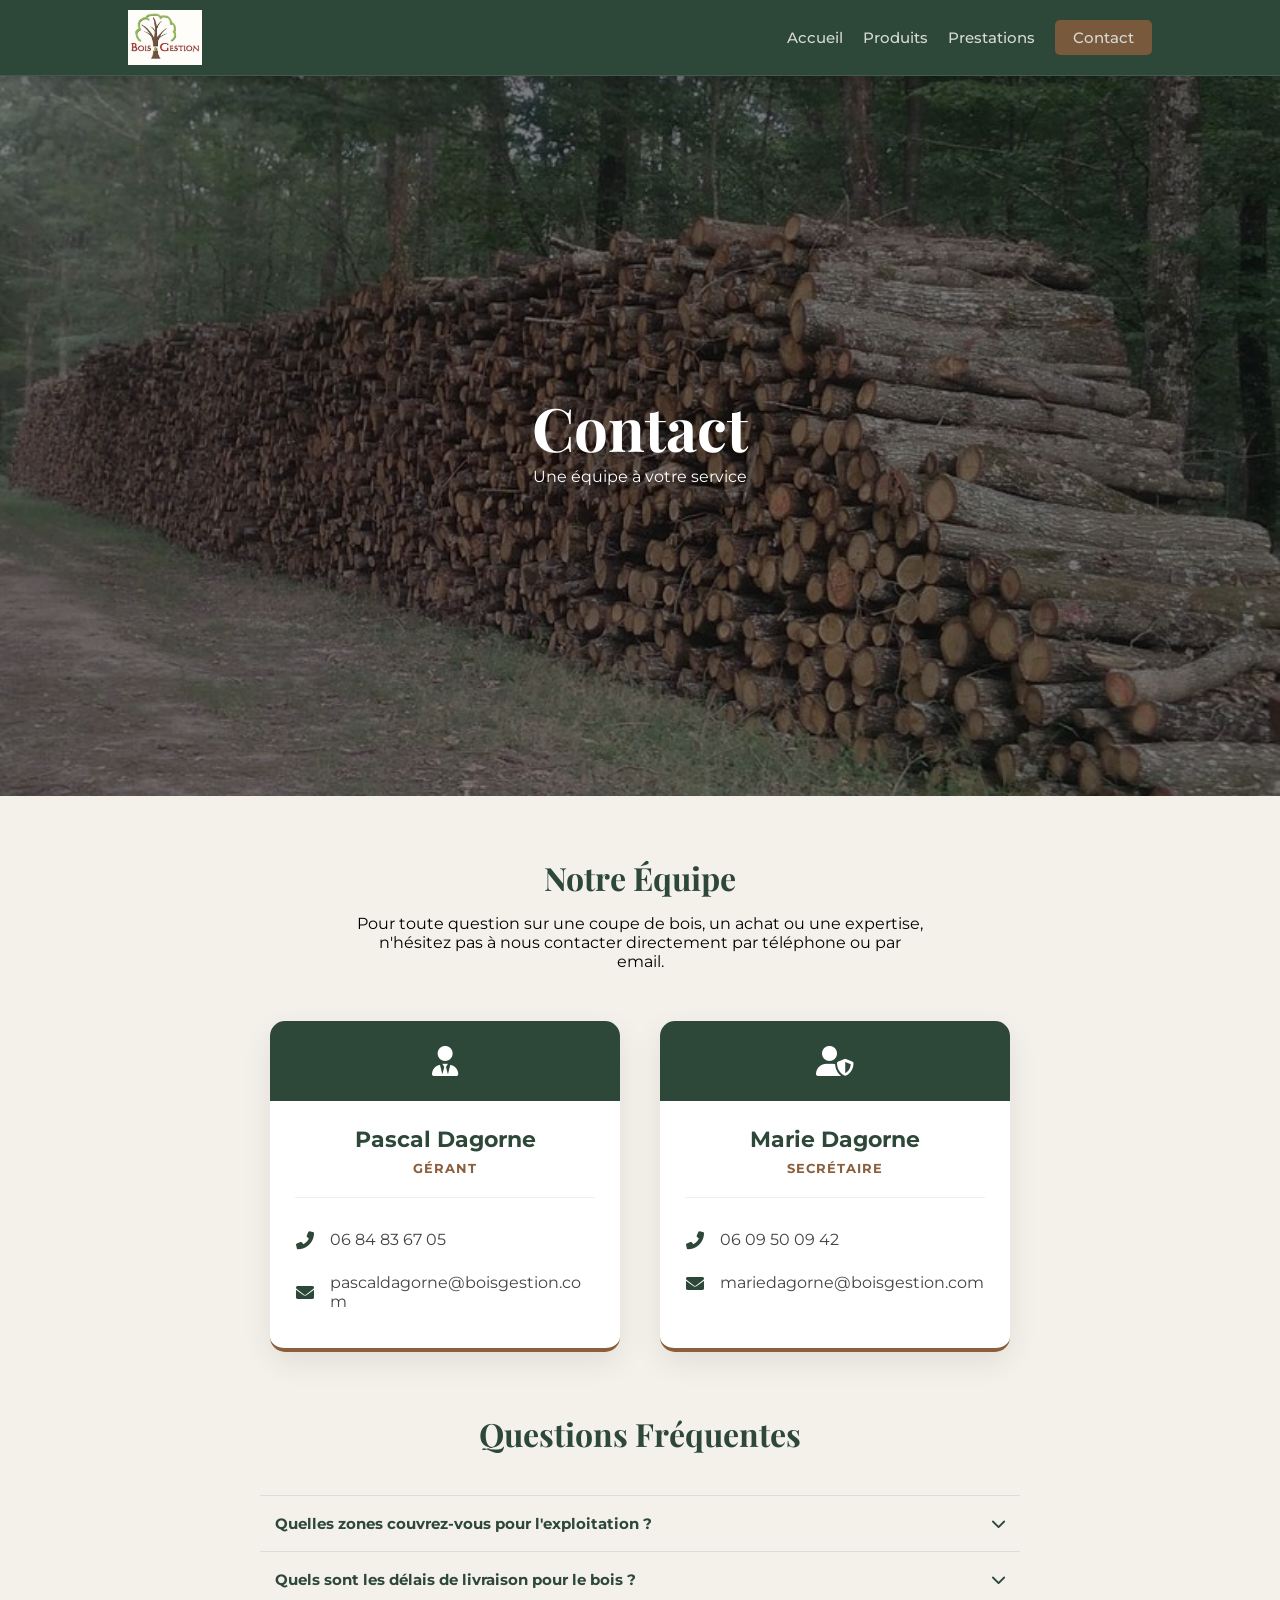
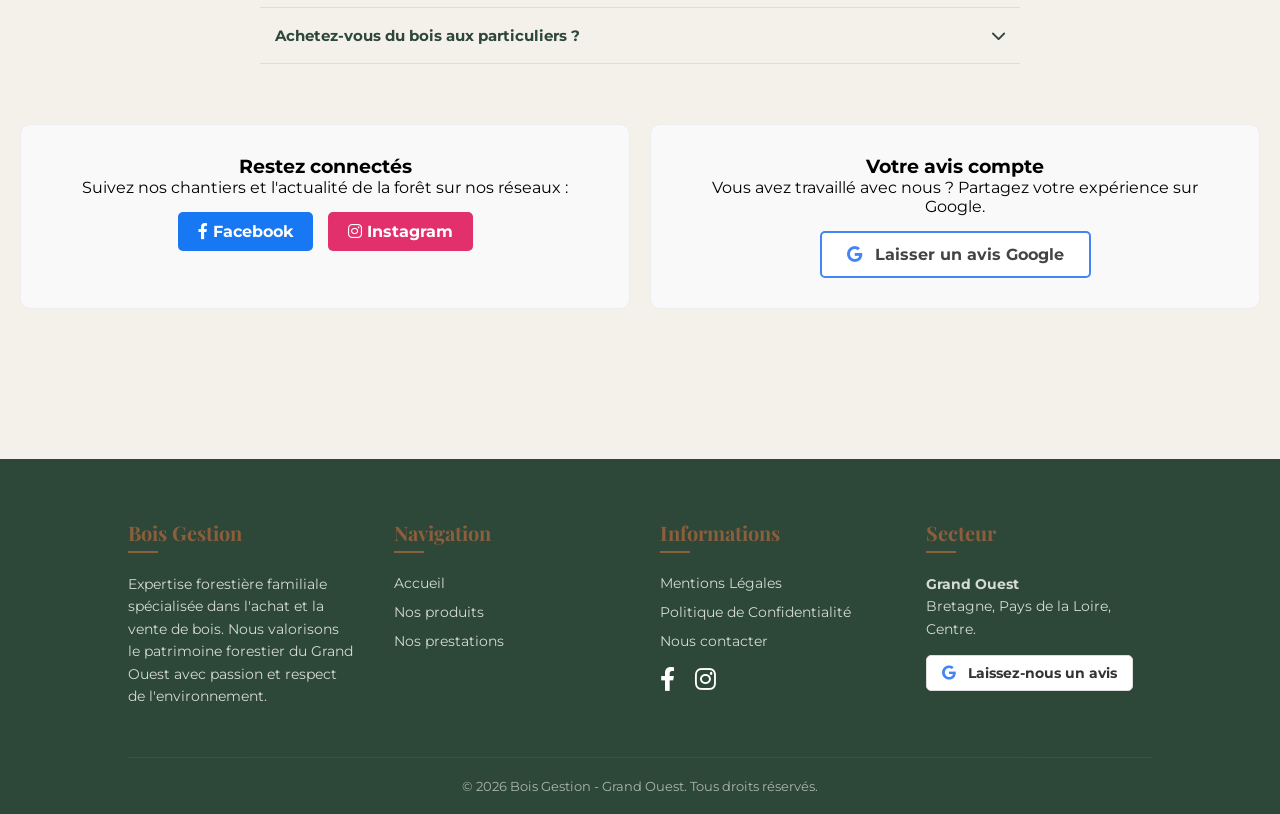
<file: contact.html>
<!DOCTYPE html>
<html lang="fr">

<head>
    <meta charset="UTF-8">
    <meta name="viewport" content="width=device-width, initial-scale=1.0">
    <title>Contact | Bois Gestion</title>
    <meta name="description"
        content="Contactez directement les experts de Bois Gestion pour vos projets forestiers dans le Grand Ouest.">

    <link rel="stylesheet" href="assets/css/global.css">
    <link rel="stylesheet" href="assets/css/contact.css">

    <link rel="stylesheet" href="https://cdnjs.cloudflare.com/ajax/libs/font-awesome/6.0.0/css/all.min.css">
    <link
        href="https://fonts.googleapis.com/css2?family=Montserrat:wght@400;700&family=Playfair+Display:wght@700&display=swap"
        rel="stylesheet">
    <link rel="icon" type="image/x-icon" href="assets/images/favicon.ico">
</head>

<body>

    <div id="header-placeholder"></div>

    <header>
        <h1>Contact</h1>
        <p>Une équipe à votre service</p>
    </header>

    <main class="container page-contact">

        <section class="intro-contact">
            <h2>Notre Équipe</h2>
            <p>Pour toute question sur une coupe de bois, un achat ou une expertise, n'hésitez pas à nous contacter
                directement par téléphone ou par email.</p>
        </section>

        <div class="team-wrapper">

            <article class="contact-card">
                <div class="card-header">
                    <i class="fas fa-user-tie"></i>
                </div>
                <div class="card-body">
                    <h3>Pascal Dagorne</h3>
                    <span class="job-title">Gérant</span>
                    <hr>
                    <div class="contact-methods">
                        <a href="tel:0684836705" class="contact-item">
                            <i class="fas fa-phone-alt"></i>
                            <span>06 84 83 67 05</span>
                        </a>
                        <a href="mailto:pascaldagorne@boisgestion.com" class="contact-item">
                            <i class="fas fa-envelope"></i>
                            <span>pascaldagorne@boisgestion.com</span>
                        </a>
                    </div>
                </div>
            </article>

            <article class="contact-card">
                <div class="card-header">
                    <i class="fas fa-user-shield"></i>
                </div>
                <div class="card-body">
                    <h3>Marie Dagorne</h3>
                    <span class="job-title">Secrétaire</span>
                    <hr>
                    <div class="contact-methods">
                        <a href="tel:0609500942" class="contact-item">
                            <i class="fas fa-phone-alt"></i>
                            <span>06 09 50 09 42</span>
                        </a>
                        <a href="mailto:mariedagorne@boisgestion.com" class="contact-item">
                            <i class="fas fa-envelope"></i>
                            <span>mariedagorne@boisgestion.com</span>
                        </a>
                    </div>
                </div>
            </article>

        </div>

        <section class="faq-section">
            <h2 class="faq-title">Questions Fréquentes</h2>

            <div class="faq-container">
                <div class="faq-item">
                    <button class="faq-question">Quelles zones couvrez-vous pour l'exploitation ? <i
                            class="fas fa-chevron-down"></i></button>
                    <div class="faq-answer">
                        <p>Nous intervenons principalement dans le <strong>Grand Ouest</strong> : Bretagne, Pays de
                            la
                            Loire et Centre.</p>
                    </div>
                </div>

                <div class="faq-item">
                    <button class="faq-question">Quels sont les délais de livraison pour le bois ? <i
                            class="fas fa-chevron-down"></i></button>
                    <div class="faq-answer">
                        <p>Les délais varient selon la saison et la météo en forêt. En général, il faut compter
                            entre 2
                            et 4 semaines pour une livraison par camion complet ou demi-camion après validation de
                            la
                            commande.</p>
                    </div>
                </div>

                <div class="faq-item">
                    <button class="faq-question">Achetez-vous du bois aux particuliers ? <i
                            class="fas fa-chevron-down"></i></button>
                    <div class="faq-answer">
                        <p>Oui, nous achetons des lots de bois aux propriétaires privés, qu'il s'agisse de forêts
                            familiales ou de parcelles agricoles, dès lors que le volume permet une exploitation
                            logistique viable.</p>
                    </div>
                </div>
            </div>
        </section>

        <section class="social-reviews-section">
            <div class="social-box">
                <h3>Restez connectés</h3>
                <p>Suivez nos chantiers et l'actualité de la forêt sur nos réseaux :</p>
                <div class="social-links">
                    <a href="https://www.facebook.com/profile.php?id=61576485927185" target="_blank"
                        class="social-item fb">
                        <i class="fab fa-facebook-f"></i> Facebook
                    </a>
                    <a href="https://www.instagram.com/boisgestion.fr/" target="_blank" class="social-item ig">
                        <i class="fab fa-instagram"></i> Instagram
                    </a>
                </div>
            </div>

            <div class="review-box">
                <h3>Votre avis compte</h3>
                <p>Vous avez travaillé avec nous ? Partagez votre expérience sur Google.</p>
                <a href="VOTRE_LIEN_GOOGLE_REVIEWS_ICI" target="_blank" class="btn-google-review">
                    <i class="fab fa-google"></i> Laisser un avis Google
                </a>
            </div>
        </section>

    </main>
    <div id="footer-placeholder"></div>

    <script src="assets/js/includes.js"></script>
    <script src="assets/js/faq.js"></script>
</body>

</html>
</file>
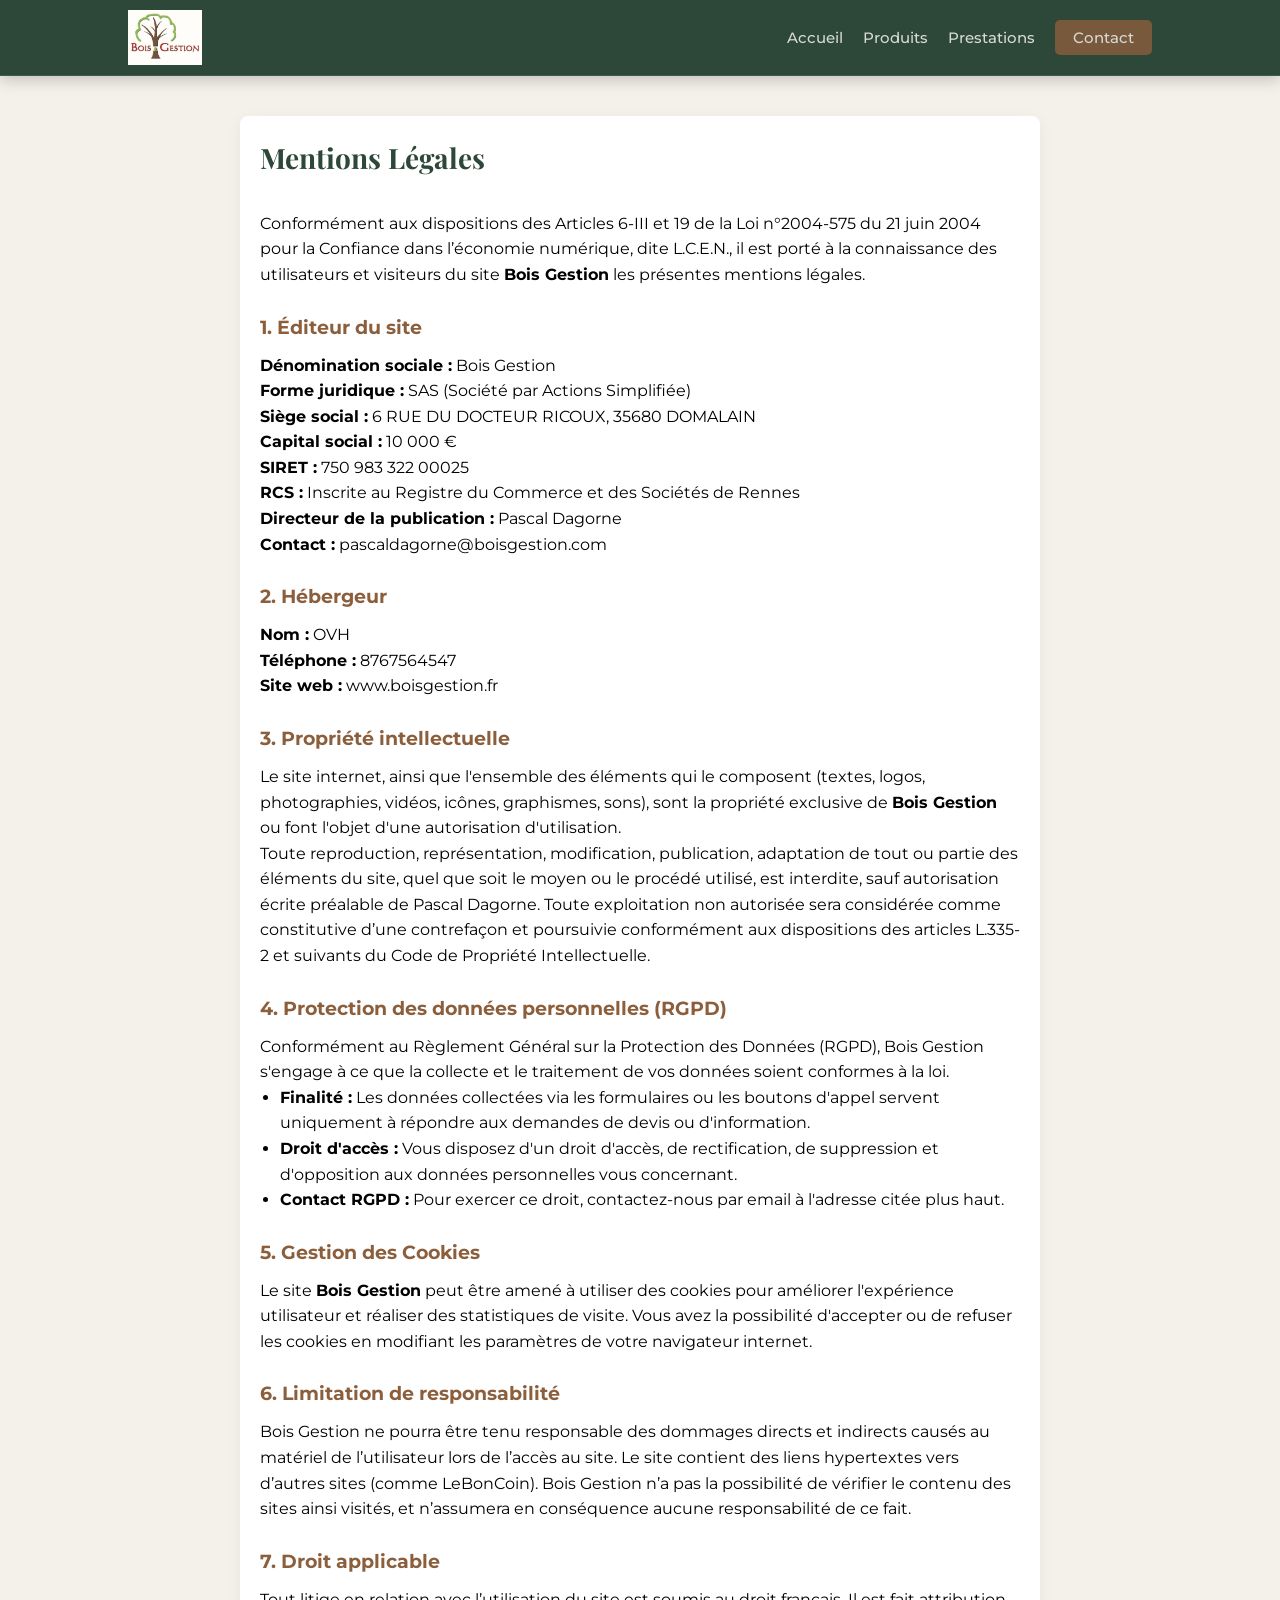
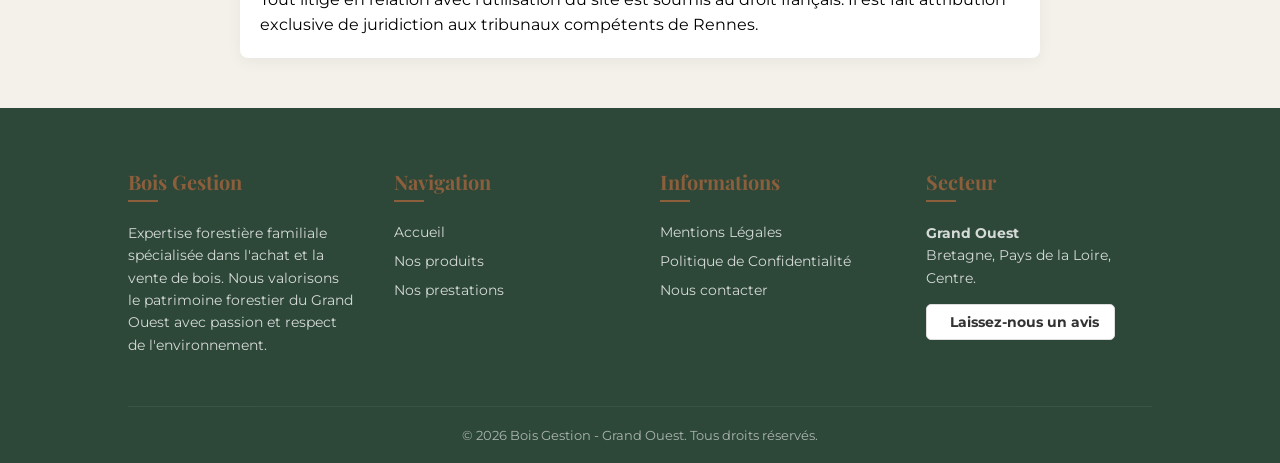
<file: mentions-legales.html>
<!DOCTYPE html>
<html lang="fr">

<head>
    <meta charset="UTF-8">
    <meta name="viewport" content="width=device-width, initial-scale=1.0">
    <title>Mentions Légales | Bois Gestion</title>
    <link rel="stylesheet" href="assets/css/global.css">
    <link rel="stylesheet" href="assets/css/index.css">
    <link
        href="https://fonts.googleapis.com/css2?family=Montserrat:wght@400;700&family=Playfair+Display:wght@700&display=swap"
        rel="stylesheet">
    <link rel="icon" type="image/x-icon" href="assets/images/favicon.ico">
</head>

<body>
    <div id="header-placeholder"></div>

    <main class="main container">
        <section class="legal-content">
            <h1>Mentions Légales</h1>
            <p>Conformément aux dispositions des Articles 6-III et 19 de la Loi n°2004-575 du 21 juin 2004 pour la
                Confiance dans l’économie numérique, dite L.C.E.N., il est porté à la connaissance des utilisateurs et
                visiteurs du site <strong>Bois Gestion</strong> les présentes mentions légales.</p>

            <h3>1. Éditeur du site</h3>
            <p>
                <strong>Dénomination sociale :</strong> Bois Gestion<br>
                <strong>Forme juridique :</strong> SAS (Société par Actions Simplifiée)<br>
                <strong>Siège social :</strong> 6 RUE DU DOCTEUR RICOUX, 35680 DOMALAIN<br>
                <strong>Capital social :</strong> 10 000 €<br>
                <strong>SIRET :</strong> 750 983 322 00025<br>
                <strong>RCS :</strong> Inscrite au Registre du Commerce et des Sociétés de Rennes<br>
                <strong>Directeur de la publication :</strong> Pascal Dagorne<br>
                <strong>Contact :</strong> pascaldagorne@boisgestion.com
            </p>

            <h3>2. Hébergeur</h3>
            <p>
                <strong>Nom :</strong> OVH<br>
                <strong>Téléphone :</strong> 8767564547<br>
                <strong>Site web :</strong> www.boisgestion.fr
            </p>

            <h3>3. Propriété intellectuelle</h3>
            <p>Le site internet, ainsi que l'ensemble des éléments qui le composent (textes, logos, photographies,
                vidéos, icônes, graphismes, sons), sont la propriété exclusive de <strong>Bois Gestion</strong> ou font
                l'objet d'une autorisation d'utilisation.</p>
            <p>Toute reproduction, représentation, modification, publication, adaptation de tout ou partie des éléments
                du site, quel que soit le moyen ou le procédé utilisé, est interdite, sauf autorisation écrite préalable
                de Pascal Dagorne. Toute exploitation non autorisée sera considérée comme constitutive d’une contrefaçon
                et poursuivie conformément aux dispositions des articles L.335-2 et suivants du Code de Propriété
                Intellectuelle.
            </p>

            <h3>4. Protection des données personnelles (RGPD)</h3>
            <p>Conformément au Règlement Général sur la Protection des Données (RGPD), Bois Gestion s'engage à ce que la
                collecte et le traitement de vos données soient conformes à la loi.</p>
            <ul>
                <li><strong>Finalité :</strong> Les données collectées via les formulaires ou les boutons d'appel
                    servent uniquement à répondre aux demandes de devis ou d'information.</li>
                <li><strong>Droit d'accès :</strong> Vous disposez d'un droit d'accès, de rectification, de suppression
                    et d'opposition aux données personnelles vous concernant.</li>
                <li><strong>Contact RGPD :</strong> Pour exercer ce droit, contactez-nous par email à l'adresse citée
                    plus haut.</li>
            </ul>

            <h3>5. Gestion des Cookies</h3>
            <p>Le site <strong>Bois Gestion</strong> peut être amené à utiliser des cookies pour améliorer l'expérience
                utilisateur et réaliser des statistiques de visite. Vous avez la possibilité d'accepter ou de refuser
                les cookies en modifiant les paramètres de votre navigateur internet.</p>

            <h3>6. Limitation de responsabilité</h3>
            <p>Bois Gestion ne pourra être tenu responsable des dommages directs et indirects causés au matériel de
                l’utilisateur lors de l’accès au site. Le site contient des liens hypertextes vers d’autres sites (comme
                LeBonCoin). Bois Gestion n’a pas la possibilité de vérifier le contenu des sites ainsi visités, et
                n’assumera en conséquence aucune responsabilité de ce fait.</p>

            <h3>7. Droit applicable</h3>
            <p>Tout litige en relation avec l’utilisation du site est soumis au droit français. Il est fait attribution
                exclusive de juridiction aux tribunaux compétents de Rennes.</p>
        </section>
    </main>

    <div id="footer-placeholder"></div>

    <script src="assets/js/includes.js"></script>
</body>

</html>
</file>
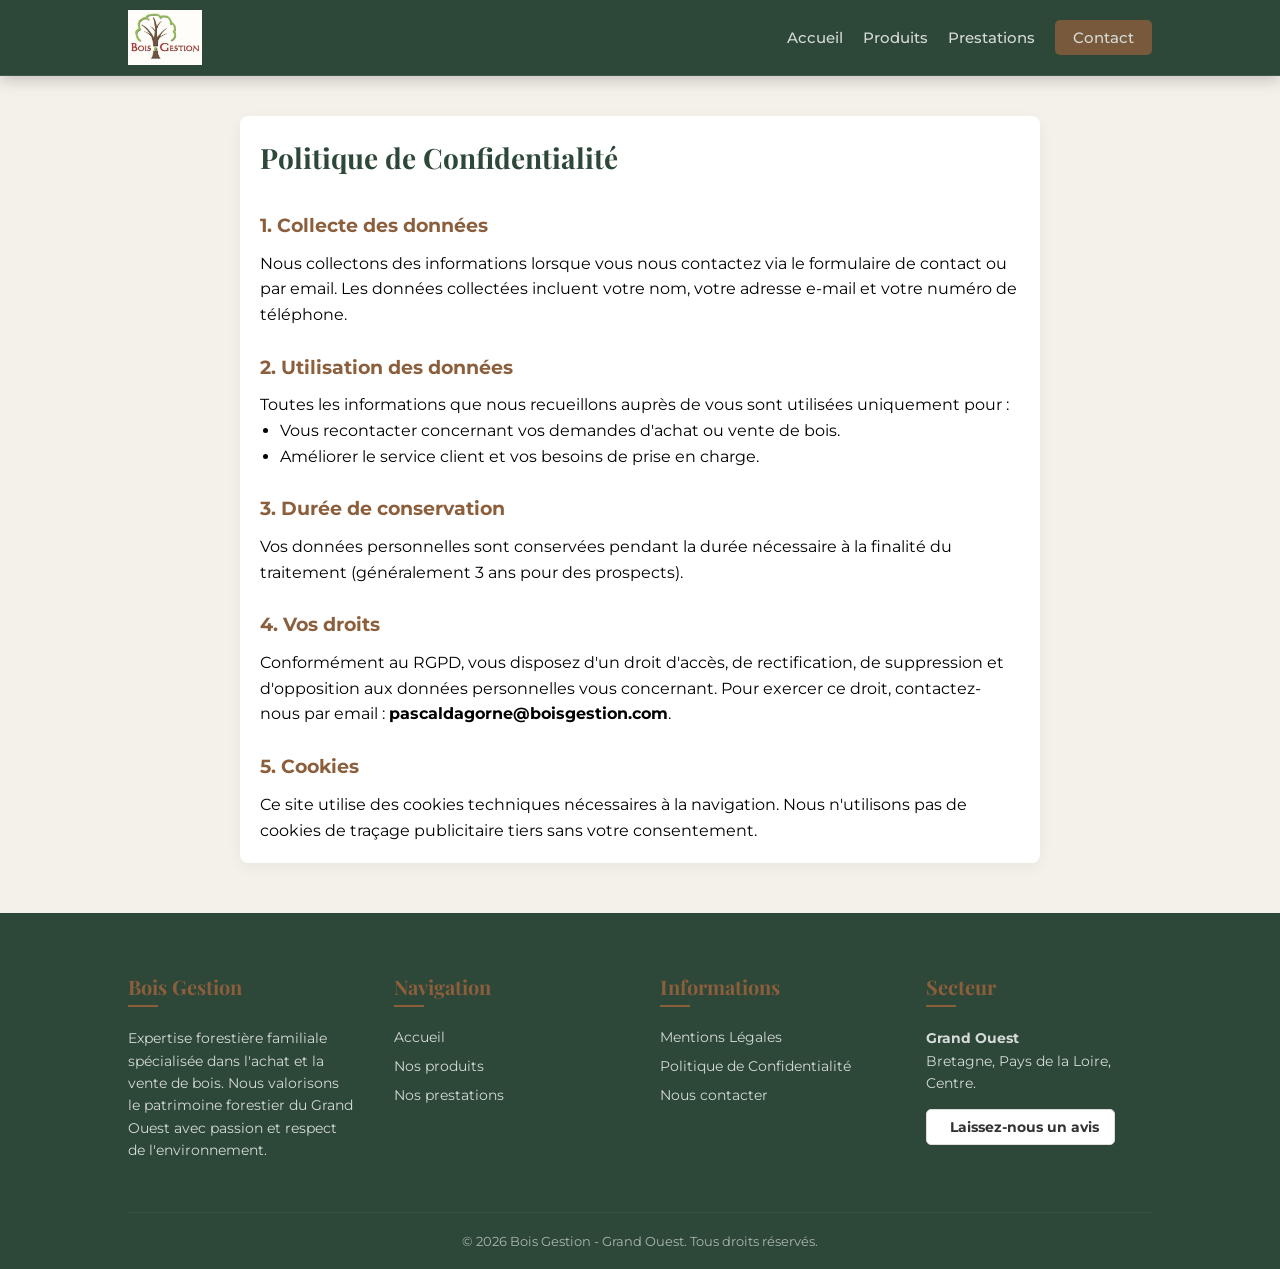
<file: politique-confidentialite.html>
<!DOCTYPE html>
<html lang="fr">

<head>
    <meta charset="UTF-8">
    <title>Politique de Confidentialité | Bois Gestion</title>

    <link rel="stylesheet" href="assets/css/global.css">
    <link rel="stylesheet" href="assets/css/index.css">
    <link
        href="https://fonts.googleapis.com/css2?family=Montserrat:wght@400;700&family=Playfair+Display:wght@700&display=swap"
        rel="stylesheet">
    <link rel="icon" type="image/x-icon" href="images/favicon.ico">
</head>

<body>
    <div id="header-placeholder"></div>

    <main class="main container">
        <section class="legal-content">
            <h1>Politique de Confidentialité</h1>

            <h3>1. Collecte des données</h3>
            <p>Nous collectons des informations lorsque vous nous contactez via le formulaire de contact ou par email.
                Les données collectées incluent votre nom, votre adresse e-mail et votre numéro de téléphone.</p>

            <h3>2. Utilisation des données</h3>
            <p>Toutes les informations que nous recueillons auprès de vous sont utilisées uniquement pour :</p>
            <ul>
                <li>Vous recontacter concernant vos demandes d'achat ou vente de bois.</li>
                <li>Améliorer le service client et vos besoins de prise en charge.</li>
            </ul>

            <h3>3. Durée de conservation</h3>
            <p>Vos données personnelles sont conservées pendant la durée nécessaire à la finalité du traitement
                (généralement 3 ans pour des prospects).</p>

            <h3>4. Vos droits</h3>
            <p>Conformément au RGPD, vous disposez d'un droit d'accès, de rectification, de suppression et d'opposition
                aux données personnelles vous concernant. Pour exercer ce droit, contactez-nous par email :
                <strong>pascaldagorne@boisgestion.com</strong>.
            </p>

            <h3>5. Cookies</h3>
            <p>Ce site utilise des cookies techniques nécessaires à la navigation. Nous n'utilisons pas de cookies de
                traçage publicitaire tiers sans votre consentement.</p>
        </section>
    </main>

    <div id="footer-placeholder"></div>

    <script src="assets/js/includes.js"></script>
</body>

</html>
</file>
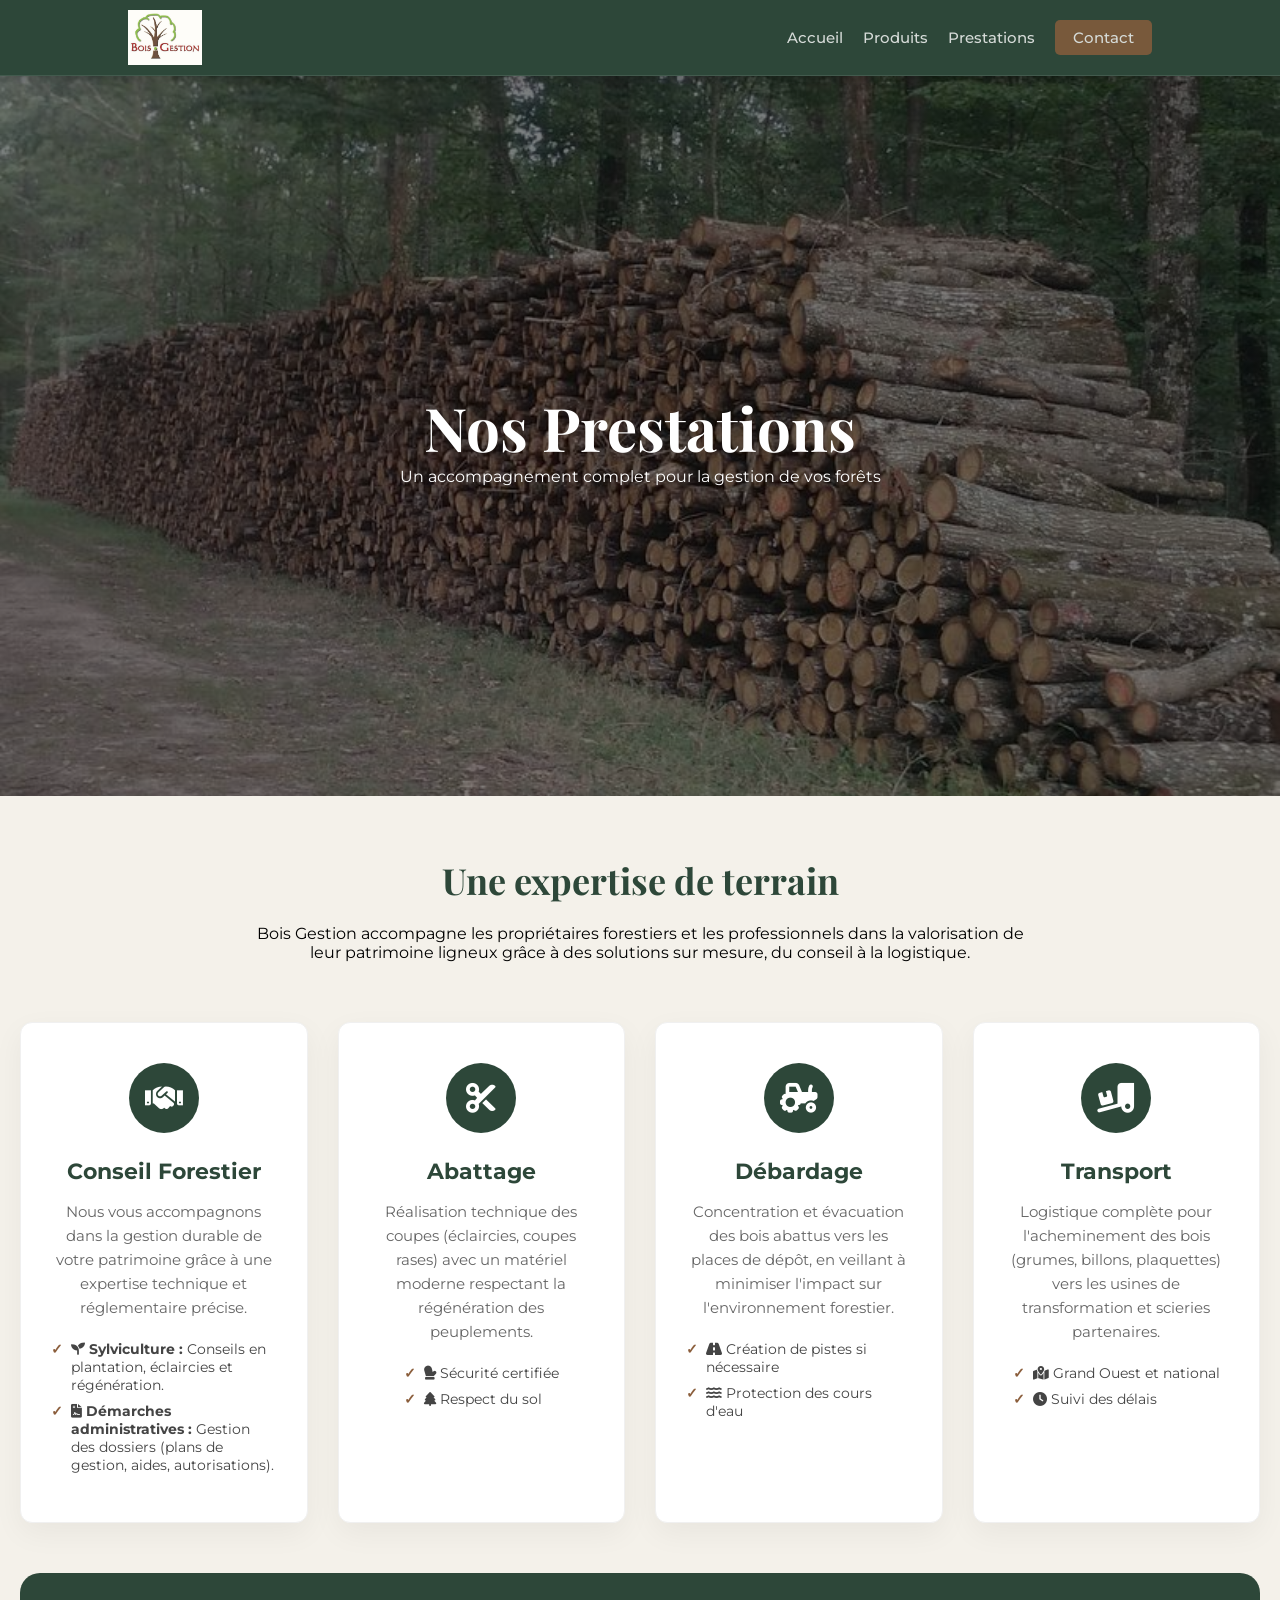
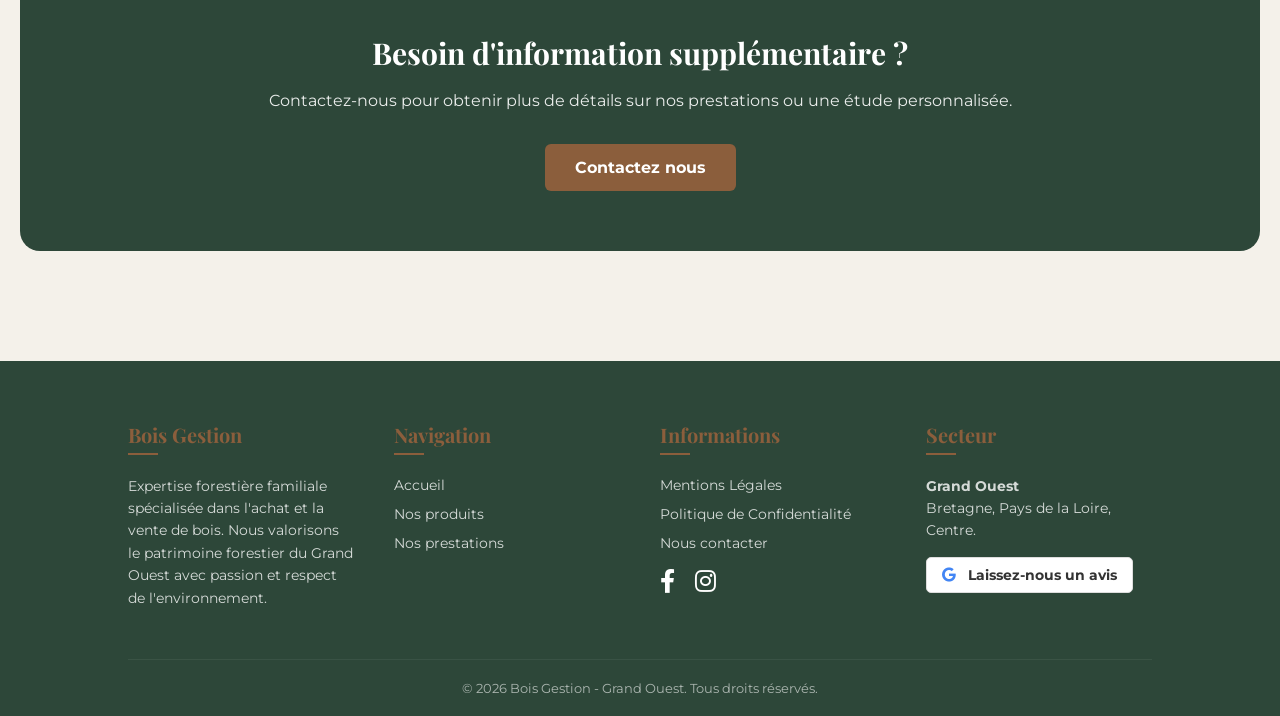
<file: prestations.html>
<!DOCTYPE html>
<html lang="fr">

<head>
    <meta charset="UTF-8">
    <meta name="viewport" content="width=device-width, initial-scale=1.0">
    <title>Nos Prestations | Bois Gestion</title>
    <meta name="description"
        content="Découvrez les services complets de Bois Gestion : conseil forestier, sylviculture, démarches administratives, et exploitation forestière (abattage, débardage, transport) dans le Grand Ouest.">

    <link rel="stylesheet" href="assets/css/global.css">
    <link rel="stylesheet" href="assets/css/prestations.css">

    <link rel="stylesheet" href="https://cdnjs.cloudflare.com/ajax/libs/font-awesome/6.0.0/css/all.min.css">
    <link
        href="https://fonts.googleapis.com/css2?family=Montserrat:wght@400;700&family=Playfair+Display:wght@700&display=swap"
        rel="stylesheet">
    <link rel="icon" type="image/x-icon" href="assets/images/favicon.ico">
</head>

<body>

    <div id="header-placeholder"></div>

    <header>
        <h1>Nos Prestations</h1>
        <p>Un accompagnement complet pour la gestion de vos forêts</p>
    </header>

    <main class="container page-prestations">

        <section class="intro-prestations">
            <h2>Une expertise de terrain</h2>
            <p>Bois Gestion accompagne les propriétaires forestiers et les professionnels dans la valorisation de leur
                patrimoine ligneux grâce à des solutions sur mesure, du conseil à la logistique.</p>
        </section>

        <div class="services-grid">

            <article class="service-card">
                <div class="service-icon">
                    <i class="fas fa-handshake"></i>
                </div>
                <div class="service-content">
                    <h3>Conseil Forestier</h3>
                    <p>Nous vous accompagnons dans la gestion durable de votre patrimoine grâce à une expertise
                        technique et réglementaire précise.</p>
                    <ul>
                        <li><i class="fas fa-seedling"></i> <strong>Sylviculture :</strong> Conseils en plantation,
                            éclaircies et régénération.</li>
                        <li><i class="fas fa-file-contract"></i> <strong>Démarches administratives :</strong> Gestion
                            des dossiers (plans de gestion, aides, autorisations).</li>
                    </ul>
                </div>
            </article>

            <article class="service-card">
                <div class="service-icon">
                    <i class="fas fa-cut"></i>
                </div>
                <div class="service-content">
                    <h3>Abattage</h3>
                    <p>Réalisation technique des coupes (éclaircies, coupes rases) avec un matériel moderne respectant
                        la régénération des peuplements.</p>
                    <ul>
                        <li><i class="fas fa-mitten"></i> Sécurité certifiée</li>
                        <li><i class="fas fa-tree"></i> Respect du sol</li>
                    </ul>
                </div>
            </article>

            <article class="service-card">
                <div class="service-icon">
                    <i class="fas fa-tractor"></i>
                </div>
                <div class="service-content">
                    <h3>Débardage</h3>
                    <p>Concentration et évacuation des bois abattus vers les places de dépôt, en veillant à minimiser
                        l'impact sur l'environnement forestier.</p>
                    <ul>
                        <li><i class="fas fa-road"></i> Création de pistes si nécessaire</li>
                        <li><i class="fas fa-water"></i> Protection des cours d'eau</li>
                    </ul>
                </div>
            </article>

            <article class="service-card">
                <div class="service-icon">
                    <i class="fas fa-truck-loading"></i>
                </div>
                <div class="service-content">
                    <h3>Transport</h3>
                    <p>Logistique complète pour l'acheminement des bois (grumes, billons, plaquettes) vers les usines de
                        transformation et scieries partenaires.</p>
                    <ul>
                        <li><i class="fas fa-map-marked-alt"></i> Grand Ouest et national</li>
                        <li><i class="fas fa-clock"></i> Suivi des délais</li>
                    </ul>
                </div>
            </article>

        </div>

        <section class="cta-section">
            <div class="cta-box">
                <h3>Besoin d'information supplémentaire ?</h3>
                <p>Contactez-nous pour obtenir plus de détails sur nos prestations ou une étude personnalisée.</p>
                <a href="contact.html" class="btn-nav">Contactez nous</a>
            </div>
        </section>

    </main>

    <div id="footer-placeholder"></div>

    <script src="assets/js/includes.js"></script>
</body>

</html>
</file>
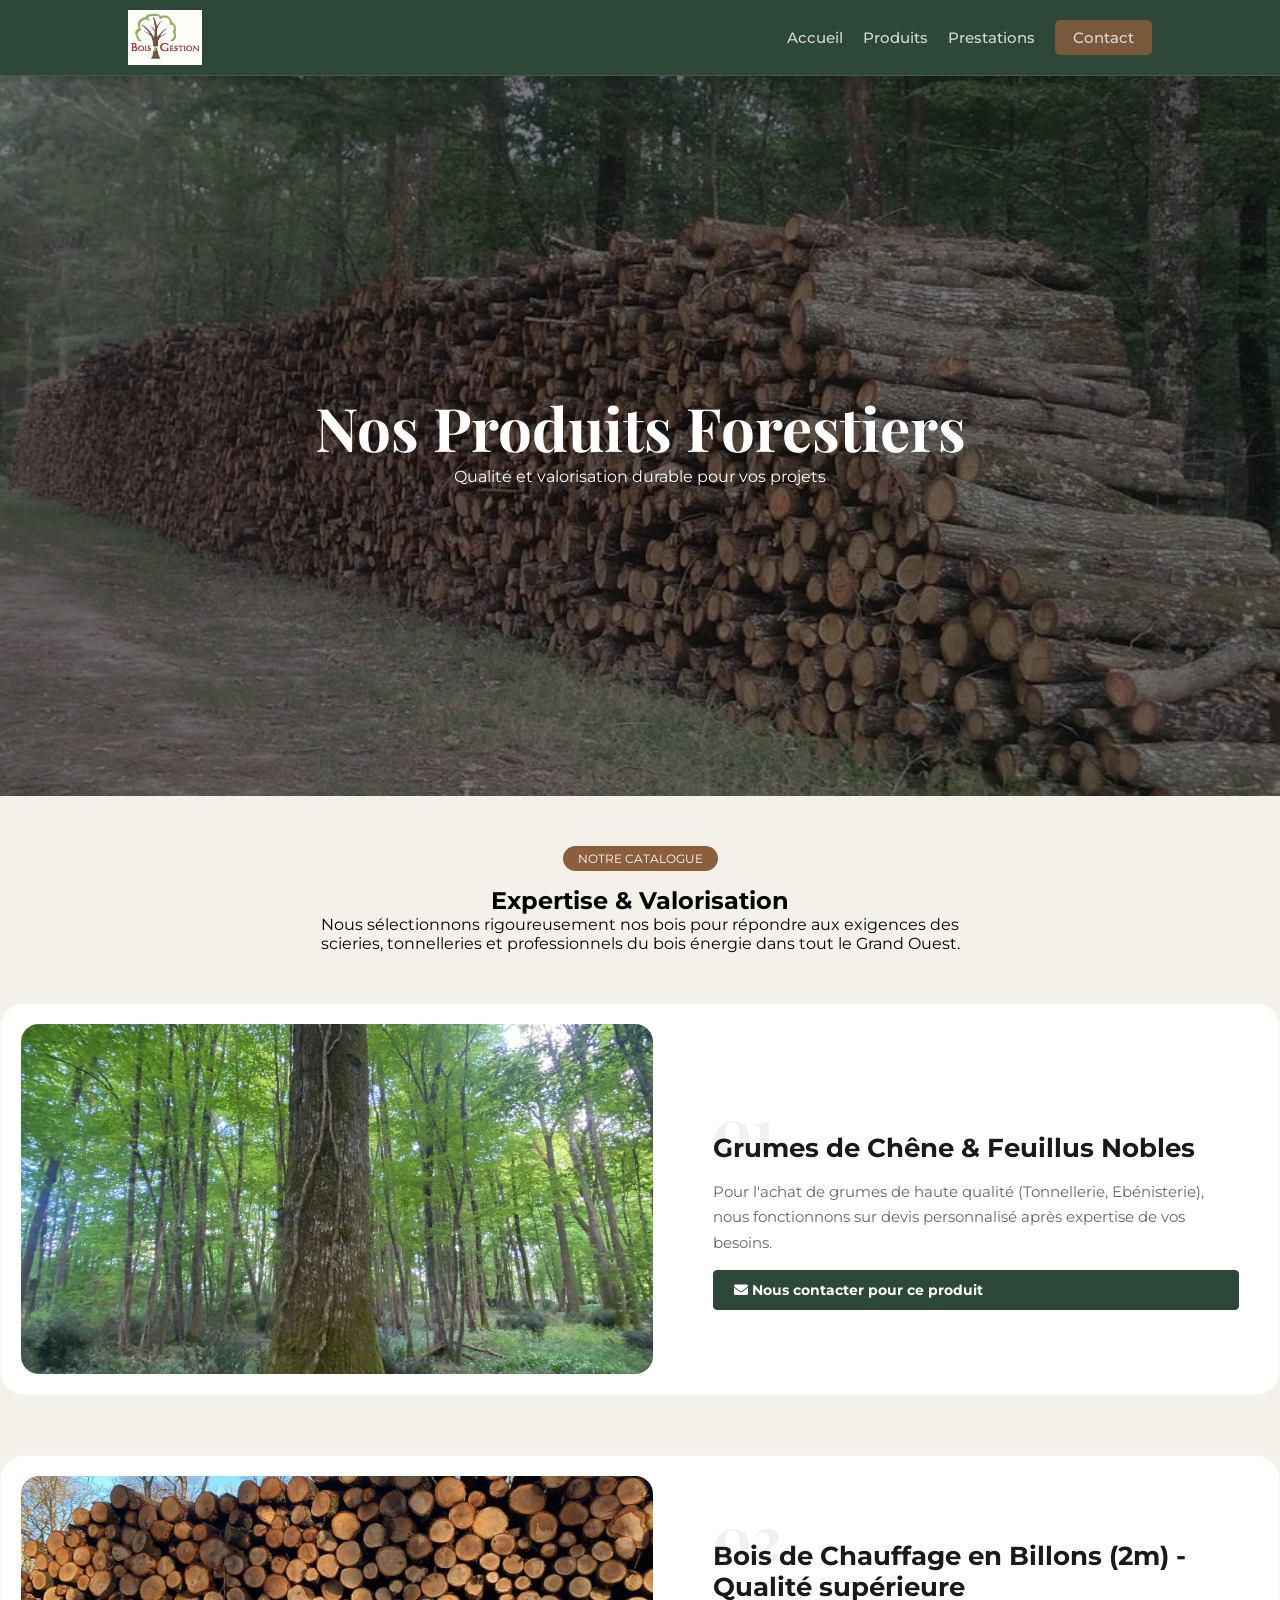
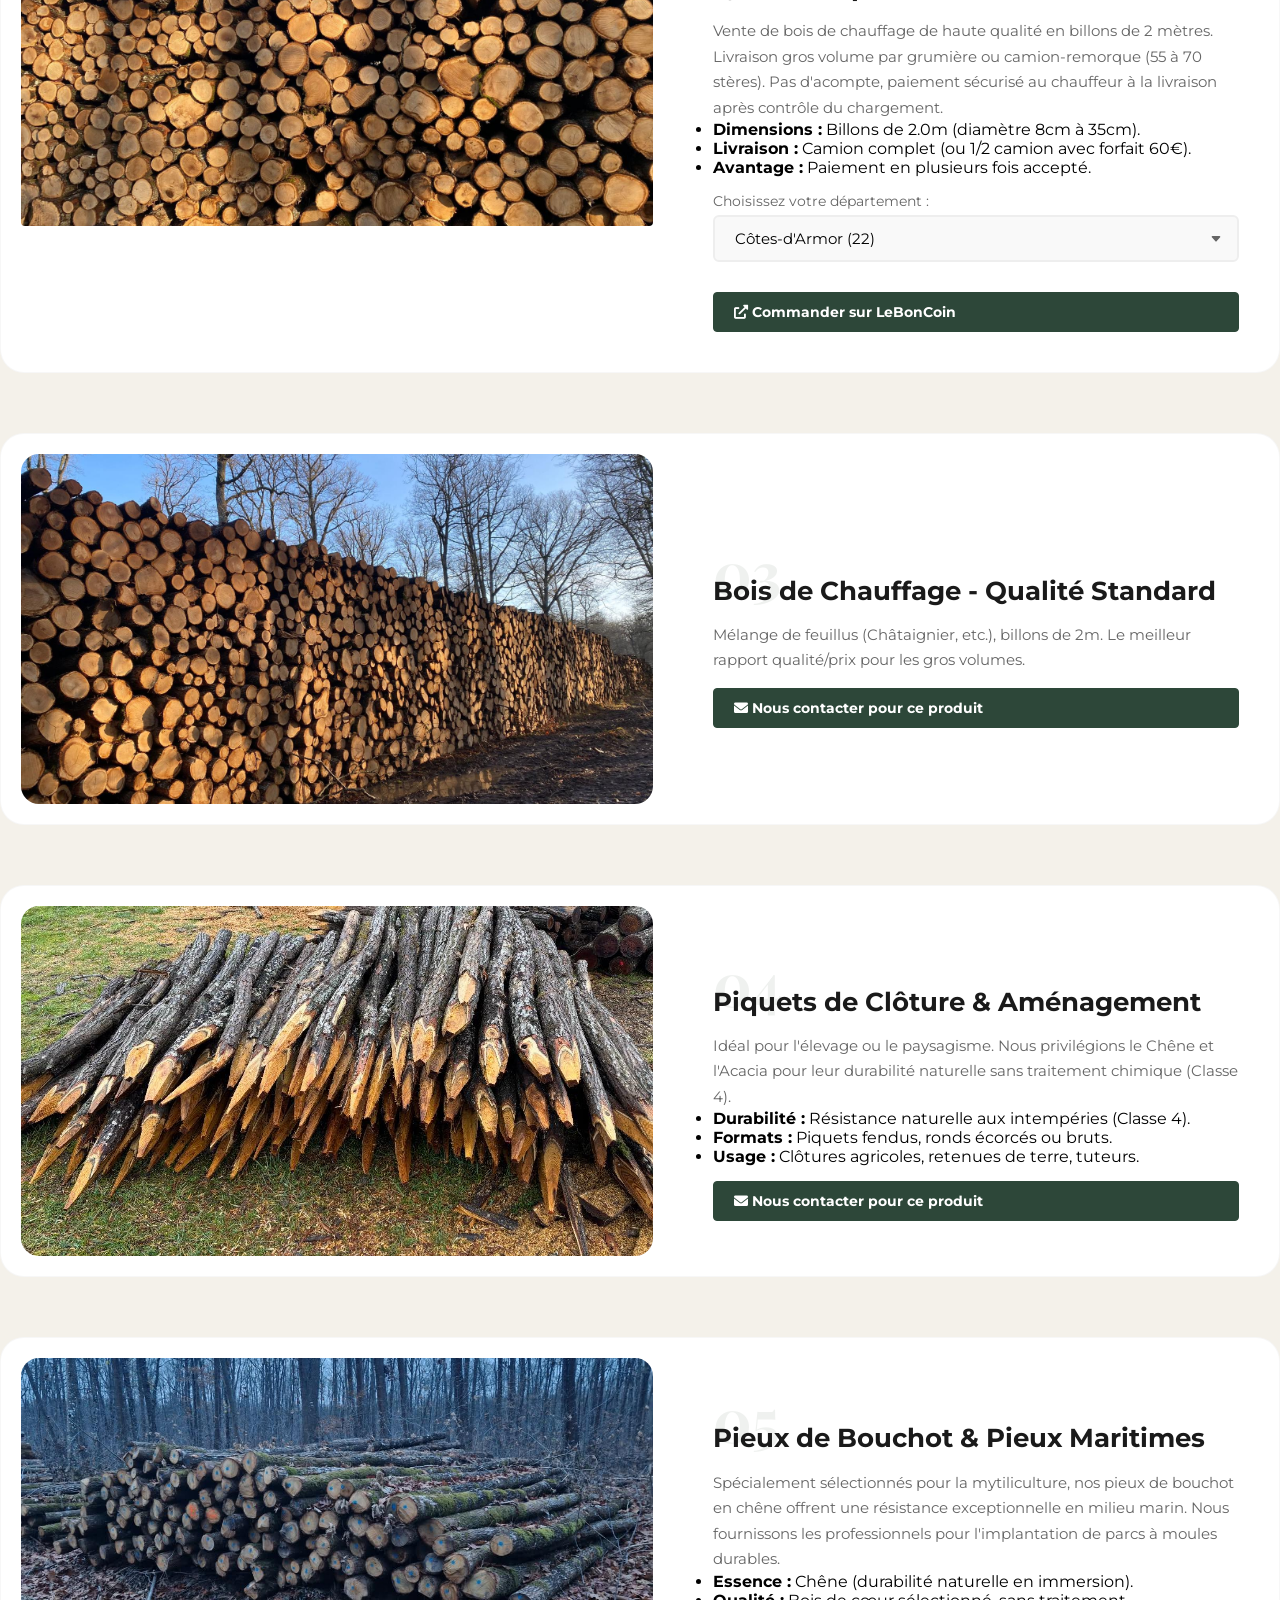
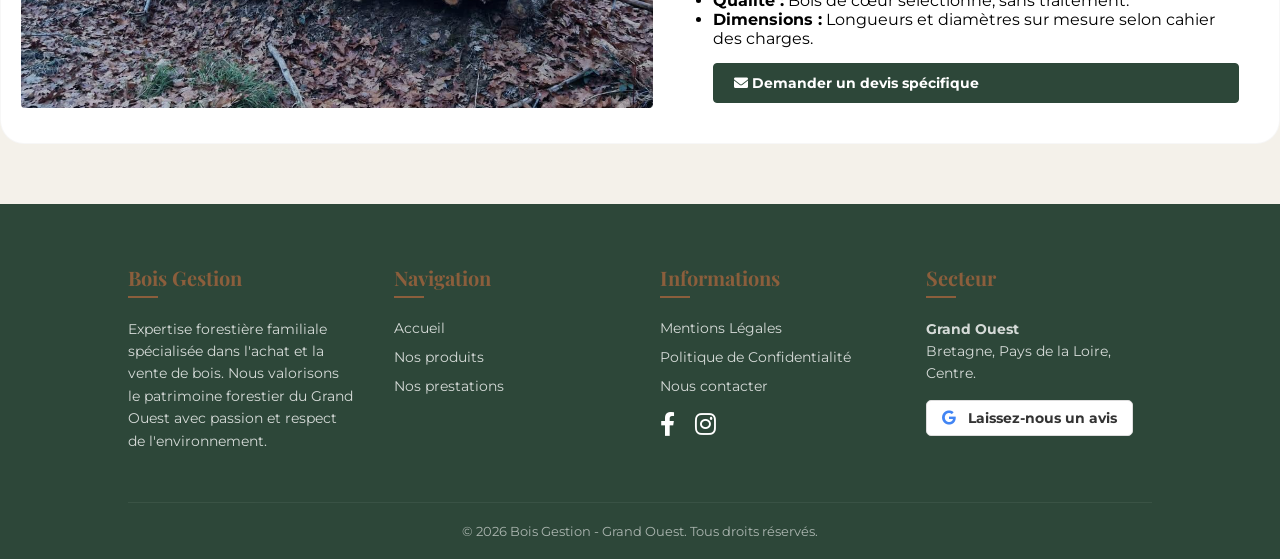
<file: produits.html>
<!DOCTYPE html>
<html lang="fr">

<head>
    <meta charset="UTF-8">
    <meta name="viewport" content="width=device-width, initial-scale=1.0">
    <title>Nos Produits Forestiers | Bois Gestion</title>
    <meta name="description"
        content="Découvrez nos produits : grumes de chêne, piles de bois et poteaux forestiers. Commandez directement via notre boutique LeBonCoin.">

    <link rel="stylesheet" href="assets/css/global.css">
    <link rel="stylesheet" href="assets/css/produits.css">

    <link rel="stylesheet" href="https://cdnjs.cloudflare.com/ajax/libs/font-awesome/6.0.0/css/all.min.css">
    <link
        href="https://fonts.googleapis.com/css2?family=Montserrat:wght@400;700&family=Playfair+Display:wght@700&display=swap"
        rel="stylesheet">
    <link rel="icon" type="image/x-icon" href="assets/images/favicon.ico">
</head>

<body>

    <div id="header-placeholder"></div>

    <header>
        <h1>Nos Produits Forestiers</h1>
        <p>Qualité et valorisation durable pour vos projets</p>
    </header>

    <main class="container page-produits">

        <section class="intro-technique">

            <div class="badge">Notre Catalogue</div>

            <h2>Expertise & Valorisation</h2>

            <p>Nous sélectionnons rigoureusement nos bois pour répondre aux exigences des scieries, tonnelleries et

                professionnels du bois énergie dans tout le Grand Ouest.</p>

        </section>

        <article class="produit-item">
            <div class="produit-figure">
                <img src="assets/images/grume.jpeg" alt="Grumes de Chêne Bois Gestion">
            </div>
            <div class="produit-texte">
                <small>01</small>
                <h3>Grumes de Chêne & Feuillus Nobles</h3>
                <p>Pour l'achat de grumes de haute qualité (Tonnellerie, Ebénisterie), nous fonctionnons sur devis
                    personnalisé après expertise de vos besoins.</p>
                <a href="contact.html" class="btn-product">
                    <i class="fas fa-envelope"></i> Nous contacter pour ce produit
                </a>
            </div>
        </article>

        <article class="produit-item reverse">
            <div class="produit-figure">
                <img src="assets/images/tronçons.jpeg" alt="Bois de chauffage qualité supérieure">
            </div>
            <div class="produit-texte">
                <small>02</small>
                <h3>Bois de Chauffage en Billons (2m) - Qualité supérieure</h3>

                <p>

                    Vente de bois de chauffage de haute qualité en billons de 2 mètres. Livraison gros volume par

                    grumière ou camion-remorque (55 à 70 stères).

                    Pas d'acompte, paiement sécurisé au chauffeur à la livraison après contrôle du chargement.

                </p>

                <ul class="specs">

                    <li><strong>Dimensions :</strong> Billons de 2.0m (diamètre 8cm à 35cm).</li>

                    <li><strong>Livraison :</strong> Camion complet (ou 1/2 camion avec forfait

                        60€).</li>

                    <li><strong>Avantage :</strong> Paiement en plusieurs fois accepté.</li>

                </ul>

                <div class="dept-selector">
                    <label for="dept-select">Choisissez votre département :</label>
                    <select id="dept-select" class="custom-select">
                        <option value="https://www.leboncoin.fr/ad/bricolage/3029426762">Côtes-d'Armor (22)</option>
                        <option value="https://www.leboncoin.fr/ad/bricolage/3029061401">Finistère (29)</option>
                        <option value="https://www.leboncoin.fr/ad/bricolage/3025936500">Ille-et-Vilaine (35)</option>
                        <option value="https://www.leboncoin.fr/ad/bricolage/3029389843">Indre-et-Loire (37)</option>
                        <option value="https://www.leboncoin.fr/ad/bricolage/3125188622">Loir-et-Cher (41)</option>
                        <option value="https://www.leboncoin.fr/ad/bricolage/3025943579">Loire-Atlantique (44)</option>
                        <option value="https://www.leboncoin.fr/ad/bricolage/3082438066">La Manche (50)</option>
                        <option value="https://www.leboncoin.fr/ad/bricolage/2997914805">Mayenne (53)</option>
                        <option value="https://www.leboncoin.fr/ad/bricolage/3098498378">Morbihan (56)</option>
                        <option value="https://www.leboncoin.fr/ad/bricolage/3029999993">Sarthe (72)</option>
                        <option value="https://www.leboncoin.fr/ad/bricolage/2966322815">Deux-Sèvres (79)</option>
                        <option value="https://www.leboncoin.fr/ad/bricolage/3063240087">Vendée (85)</option>
                        <option value="https://www.leboncoin.fr/ad/bricolage/3075577653">Vienne (86)</option>
                    </select>
                </div>

                <a href="https://www.leboncoin.fr/ad/bricolage/3029426762" id="btn-lbc-dynamic" target="_blank"
                    class="btn-product">
                    <i class="fas fa-external-link-alt"></i> Commander sur LeBonCoin
                </a>
            </div>
        </article>

        <article class="produit-item">
            <div class="produit-figure">
                <img src="assets/images/tronçons2.jpeg" alt="Bois de chauffage qualité standard">
            </div>
            <div class="produit-texte">
                <small>03</small>
                <h3>Bois de Chauffage - Qualité Standard</h3>
                <p>Mélange de feuillus (Châtaignier, etc.), billons de 2m. Le meilleur rapport qualité/prix pour les
                    gros volumes.</p>
                <a href="https://www.leboncoin.fr/profil/79d1a38a-e908-410a-995f-331215b22538/offres" target="_blank"
                    class="btn-product">
                    <i class="fas fa-envelope"></i> Nous contacter pour ce produit
                </a>
            </div>
        </article>

        <article class="produit-item reverse">

            <div class="produit-figure">

                <img src="assets/images/piquet.jpeg" alt="Piquets de clôture en bois durable">

            </div>

            <div class="produit-texte">

                <small>04</small>

                <h3>Piquets de Clôture & Aménagement</h3>

                <p>

                    Idéal pour l'élevage ou le paysagisme. Nous privilégions le Chêne et l'Acacia pour leur

                    durabilité naturelle sans traitement chimique (Classe 4).

                </p>

                <ul class="specs">

                    <li><strong>Durabilité :</strong> Résistance naturelle aux intempéries (Classe 4).</li>

                    <li><strong>Formats :</strong> Piquets fendus, ronds écorcés ou bruts.</li>

                    <li><strong>Usage :</strong> Clôtures agricoles, retenues de terre, tuteurs.</li>

                </ul>

                <a href="https://www.leboncoin.fr/profil/79d1a38a-e908-410a-995f-331215b22538/offres" target="_blank"
                    class="btn-product">

                    <i class="fas fa-envelope"></i> Nous contacter pour ce produit

                </a>

            </div>

        </article>

        <article class="produit-item">
            <div class="produit-figure">
                <img src="assets/images/pieux.jpeg" alt="Pieux de Bouchot & Pieux Maritimes">
            </div>
            <div class="produit-texte">
                <small>05</small>
                <h3>Pieux de Bouchot & Pieux Maritimes</h3>
                <p>
                    Spécialement sélectionnés pour la mytiliculture, nos pieux de bouchot en chêne offrent une
                    résistance exceptionnelle en milieu marin. Nous fournissons les professionnels pour
                    l'implantation de parcs à moules durables.
                </p>
                <ul class="specs">
                    <li><strong>Essence :</strong> Chêne (durabilité naturelle en immersion).</li>
                    <li><strong>Qualité :</strong> Bois de cœur sélectionné, sans traitement.</li>
                    <li><strong>Dimensions :</strong> Longueurs et diamètres sur mesure selon cahier des charges.</li>
                </ul>
                <a href="contact.html" class="btn-product">
                    <i class="fas fa-envelope"></i> Demander un devis spécifique
                </a>
            </div>
        </article>

    </main>

    <div id="footer-placeholder"></div>

    <div id="imageModal" class="modal">
        <span class="close-modal">&times;</span>
        <img class="modal-content" id="imgFull">
        <div id="caption"></div>
    </div>

    <script src="assets/js/lightbox.js"></script>
    <script src="assets/js/includes.js"></script>
    <script src="assets/js/produits.js"></script>

</body>

</html>
</file>
<file: assets/css/global.css>
/* Variables de couleurs Nature */
:root {
    --primary: #2d4739;
    --secondary: #8b5e3c;
    --light: #f4f1ea;
    --dark: #1a1a1a;
}

* {
    margin: 0;
    padding: 0;
    box-sizing: border-box;
    font-family: 'Montserrat', sans-serif;
}

html {
    scroll-behavior: smooth;
}

body {
    background-color: var(--light);
}

/* Hero réduit pour les pages secondaires */
.hero-small {
    height: 30vh;
    min-height: 180px;
    background: linear-gradient(rgba(0, 0, 0, 0.6), rgba(0, 0, 0, 0.6)), url('../images/fond.jpg') center/cover;
    display: flex;
    flex-direction: column;
    justify-content: center;
    align-items: center;
    color: white;
    text-align: center;
    padding: 0 20px;
}

/* --- Navigation --- */
nav {
    display: flex;
    justify-content: space-between;
    align-items: center;
    padding: 10px 10%;
    background: var(--primary);
    position: sticky;
    top: 0;
    z-index: 1000;
    box-shadow: 0 4px 15px rgba(0, 0, 0, 0.2);
    border-bottom: 1px solid rgba(255, 255, 255, 0.1);
}

/* Taille du Logo Image */
nav .logo img {
    height: 55px;
    width: auto;
    display: block;
    transition: 0.3s;
}

.onglets {
    display: flex;
    align-items: center;
}

.onglets a {
    text-decoration: none;
    color: white;
    margin-left: 20px;
    font-weight: 500;
    font-size: 15px;
    transition: 0.3s;
    opacity: 0.8;
}

.onglets a:hover {
    color: var(--secondary);
    opacity: 1;
}

.btn-nav {
    background: var(--secondary) !important;
    color: white !important;
    padding: 8px 18px;
    border-radius: 5px;
    font-weight: bold;
}

/* Menu Burger */
.menu-toggle .bar {
    width: 25px;
    height: 3px;
    background-color: white;
    transition: 0.3s;
}

.menu-toggle {
    display: none;
    flex-direction: column;
    cursor: pointer;
    gap: 5px;
}

/* Header / Hero */
header {
    height: 80vh;
    background: linear-gradient(rgba(0, 0, 0, 0.5), rgba(0, 0, 0, 0.5)),
        url('../images/fond.jpg') center/cover no-repeat;
    display: flex;
    flex-direction: column;
    justify-content: center;
    align-items: center;
    color: white;
    text-align: center;
    padding: 0 20px;
}

header h1 {
    font-family: 'Playfair Display', serif;
    font-size: 60px;
}

header h4 {
    font-size: 20px;
    margin-top: 10px;
    letter-spacing: 2px;
}

header button {
    margin-top: 30px;
    padding: 15px 30px;
    border: none;
    background: var(--secondary);
    color: white;
    font-weight: bold;
    cursor: pointer;
    border-radius: 5px;
    transition: 0.3s;
}

header button:hover {
    background: var(--primary);
    transform: scale(1.05);
}

/* --- FOOTER --- */
footer {
    background: var(--primary);
    color: white;
    padding: 60px 10% 20px;
    margin-top: 50px;
}

.footer-container {
    display: grid;
    grid-template-columns: repeat(auto-fit, minmax(200px, 1fr));
    gap: 40px;
    max-width: 1200px;
    margin: 0 auto;
    text-align: left;
}

.footer-section h3 {
    font-family: 'Playfair Display', serif;
    font-size: 20px;
    margin-bottom: 20px;
    color: var(--secondary);
    position: relative;
}

.footer-section h3::after {
    content: '';
    display: block;
    width: 30px;
    height: 2px;
    background: var(--secondary);
    margin-top: 5px;
}

.footer-section p {
    font-size: 14px;
    line-height: 1.6;
    opacity: 0.8;
}

.footer-section ul {
    list-style: none;
    padding: 0;
}

.footer-section ul li {
    margin-bottom: 10px;
}

.footer-section ul li a {
    color: white;
    text-decoration: none;
    font-size: 14px;
    opacity: 0.8;
    transition: 0.3s;
}

.footer-section ul li a:hover {
    opacity: 1;
    color: var(--secondary);
    padding-left: 5px;
}

.footer-bottom {
    margin-top: 50px;
    padding-top: 20px;
    border-top: 1px solid rgba(255, 255, 255, 0.1);
    text-align: center;
    font-size: 13px;
    opacity: 0.6;
}

.footer-socials {
    margin-top: 15px;
    display: flex;
    gap: 20px;
}

.footer-socials a {
    color: white;
    font-size: 1.5rem;
    transition: transform 0.3s ease, opacity 0.3s ease;
    text-decoration: none;
}

.footer-socials a:hover {
    transform: translateY(-3px);
    opacity: 0.8;
}

.google-review-wrapper {
    margin-top: 15px;
}

.btn-google {
    display: inline-block;
    padding: 8px 15px;
    background-color: #ffffff;
    /* Fond blanc pour ressortir sur le footer */
    color: #333;
    /* Texte sombre */
    text-decoration: none;
    border-radius: 5px;
    font-size: 0.9em;
    font-weight: bold;
    transition: background 0.3s ease;
    border: 1px solid #ddd;
}

.btn-google i {
    color: #4285F4;
    /* Le bleu officiel de Google */
    margin-right: 8px;
}

.btn-google:hover {
    background-color: #f1f1f1;
    color: #000;
}

/* ===================== */
/* RESPONSIVE TABLETTES  */
/* ===================== */
@media (max-width: 900px) {
    nav {
        padding: 10px 5%;
    }

    header h1 {
        font-size: 48px;
    }

    header h4 {
        font-size: 17px;
    }
}

/* ===================== */
/* RESPONSIVE MOBILE     */
/* ===================== */
@media (max-width: 768px) {
    nav {
        padding: 10px 5%;
    }

    nav .logo img {
        height: 45px;
    }

    .menu-toggle {
        display: flex;
    }

    .onglets {
        display: none;
        flex-direction: column;
        position: absolute;
        top: 100%;
        left: 0;
        width: 100%;
        background-color: var(--primary);
        padding: 20px 0;
        text-align: center;
        border-top: 1px solid rgba(255, 255, 255, 0.1);
        box-shadow: 0 10px 15px rgba(0, 0, 0, 0.2);
    }

    .onglets.active {
        display: flex;
    }

    .onglets a {
        margin: 12px 0;
        font-size: 17px;
        display: block;
    }

    header {
        height: auto;
        min-height: 60vh;
        padding: 60px 20px;
    }

    header h1 {
        font-size: 34px;
    }

    header h4 {
        font-size: 15px;
        letter-spacing: 1px;
    }

    header button {
        padding: 12px 24px;
        font-size: 15px;
    }

    .hero-small {
        height: auto;
        min-height: 160px;
        padding: 40px 20px;
    }

    .hero-small h1 {
        font-size: 28px;
    }

    .footer-container {
        grid-template-columns: 1fr;
        text-align: center;
    }

    .footer-section h3::after {
        margin: 5px auto 0;
    }

    .footer-socials {
        justify-content: center;
    }

    footer {
        padding: 40px 5% 20px;
        margin-top: 30px;
    }

    .card,
    .card:nth-child(even) {
        flex-direction: column;
    }
}
</file>
<file: assets/css/contact.css>
.page-contact {
    padding: 60px 20px;
}

.intro-contact {
    text-align: center;
    max-width: 600px;
    margin: 0 auto 50px;
    padding: 0 15px;
}

.intro-contact h2 {
    font-family: 'Playfair Display', serif;
    font-size: 32px;
    color: var(--primary);
    margin-bottom: 15px;
}

/* Grille des cartes */
.team-wrapper {
    display: flex;
    justify-content: center;
    gap: 40px;
    flex-wrap: wrap;
    margin-bottom: 60px;
    padding: 0 15px;
}

.contact-card {
    background: white;
    width: 350px;
    border-radius: 15px;
    overflow: hidden;
    box-shadow: 0 10px 30px rgba(0, 0, 0, 0.08);
    transition: transform 0.3s ease;
    border-bottom: 4px solid var(--secondary);
}

.contact-card:hover {
    transform: translateY(-10px);
}

.card-header {
    background: var(--primary);
    height: 80px;
    display: flex;
    justify-content: center;
    align-items: center;
    color: white;
    font-size: 30px;
}

.card-body {
    padding: 25px;
    text-align: center;
}

.card-body h3 {
    font-size: 22px;
    margin-bottom: 5px;
    color: var(--primary);
}

.job-title {
    color: var(--secondary);
    font-weight: bold;
    text-transform: uppercase;
    font-size: 13px;
    letter-spacing: 1px;
}

hr {
    border: none;
    border-top: 1px solid #eee;
    margin: 20px 0;
}

.contact-methods {
    text-align: left;
}

.contact-item {
    display: flex;
    align-items: center;
    gap: 15px;
    text-decoration: none;
    color: #444;
    padding: 12px 0;
    transition: 0.2s;
    word-break: break-word;
}

.contact-item i {
    color: var(--primary);
    font-size: 18px;
    width: 20px;
    flex-shrink: 0;
    text-align: center;
}

.contact-item:hover {
    color: var(--secondary);
}

.info-box p {
    font-size: 1.2rem;
    color: var(--primary);
    margin-bottom: 30px;
}

/* --- Style FAQ --- */
.faq-section {
    max-width: 800px;
    margin: 60px auto;
    padding: 0 20px;
}

.faq-title {
    text-align: center;
    font-family: 'Playfair Display', serif;
    color: var(--primary);
    margin-bottom: 40px;
    font-size: 32px;
}

.faq-container {
    border-top: 1px solid #ddd;
}

.faq-item {
    border-bottom: 1px solid #ddd;
}

.faq-question {
    width: 100%;
    padding: 18px 15px;
    display: flex;
    justify-content: space-between;
    align-items: center;
    background: none;
    border: none;
    font-family: 'Montserrat', sans-serif;
    font-weight: 700;
    font-size: 15px;
    color: var(--primary);
    text-align: left;
    cursor: pointer;
    transition: background 0.3s;
    gap: 10px;
}

.faq-question:hover {
    background-color: rgba(45, 71, 57, 0.05);
}

.faq-answer {
    padding: 0 15px;
    max-height: 0;
    overflow: hidden;
    transition: max-height 0.3s ease-out, padding 0.3s ease;
    background-color: #fff;
}

.faq-answer p {
    padding-bottom: 20px;
    line-height: 1.6;
    color: #555;
    font-size: 15px;
}

.faq-item.active .faq-answer {
    max-height: 300px;
    padding-top: 10px;
}

.faq-item.active i {
    transform: rotate(180deg);
    transition: 0.3s;
}

/* --- MAP --- */
.info-box iframe {
    border: none;
    width: 100%;
    height: 450px;
    border-radius: 8px;
}

/* --- FORMULAIRE DE CONTACT --- */
.contact-form-section {
    max-width: 800px;
    margin: 60px auto;
    padding: 30px;
    background: #fff;
    border-radius: 12px;
    box-shadow: 0 10px 30px rgba(0, 0, 0, 0.1);
}

.form-group {
    margin-bottom: 20px;
    display: flex;
    flex-direction: column;
}

.form-row {
    display: grid;
    grid-template-columns: 1fr 1fr;
    gap: 20px;
}

label {
    font-weight: bold;
    margin-bottom: 8px;
    font-family: 'Montserrat', sans-serif;
    font-size: 14px;
}

input,
select,
textarea {
    padding: 12px;
    border: 1px solid #ddd;
    border-radius: 6px;
    font-size: 1rem;
    width: 100%;
    font-family: 'Montserrat', sans-serif;
}

input:focus,
select:focus,
textarea:focus {
    outline: none;
    border-color: var(--primary);
}

button#submit-btn {
    background: #2c3e50;
    color: white;
    padding: 15px 30px;
    border: none;
    border-radius: 6px;
    cursor: pointer;
    font-weight: bold;
    transition: 0.3s;
    font-size: 16px;
    width: 100%;
}

button#submit-btn:hover {
    background: #1a252f;
}

#form-status {
    margin-top: 20px;
    padding: 15px;
    display: none;
    border-radius: 6px;
    text-align: center;
}

#form-status.success {
    background: #d4edda;
    color: #155724;
    display: block;
}

#form-status.error {
    background: #f8d7da;
    color: #721c24;
    display: block;
}

.social-reviews-section {
    display: grid;
    grid-template-columns: 1fr 1fr;
    gap: 20px;
    margin: 40px 0;
    text-align: center;
}

.social-box,
.review-box {
    background: #f9f9f9;
    padding: 30px;
    border-radius: 10px;
    border: 1px solid #eee;
}

.social-links {
    display: flex;
    justify-content: center;
    gap: 15px;
    margin-top: 15px;
}

.social-item {
    text-decoration: none;
    padding: 10px 20px;
    border-radius: 5px;
    color: white;
    font-weight: bold;
    transition: opacity 0.3s;
}

.social-item.fb {
    background: #1877F2;
}

.social-item.ig {
    background: #E1306C;
}

.btn-google-review {
    display: inline-block;
    margin-top: 15px;
    padding: 12px 25px;
    background: #fff;
    color: #444;
    border: 2px solid #4285F4;
    text-decoration: none;
    border-radius: 5px;
    font-weight: bold;
    transition: all 0.3s;
}

.btn-google-review i {
    color: #4285F4;
    margin-right: 8px;
}

.btn-google-review:hover {
    background: #4285F4;
    color: #fff;
}

.btn-google-review:hover i {
    color: #fff;
}

/* Responsive */
@media (max-width: 768px) {
    .social-reviews-section {
        grid-template-columns: 1fr;
    }
}
</file>
<file: assets/css/index.css>
/* Intro Entreprise */
.intro-entreprise {
    text-align: center;
    max-width: 800px;
    margin: 0 auto 50px auto;
    padding: 0 20px;
}

.intro-entreprise h2 {
    font-family: 'Playfair Display', serif;
    color: var(--primary);
    font-size: 32px;
    margin-bottom: 20px;
}

.intro-entreprise p {
    line-height: 1.8;
    color: #444;
    font-size: 17px;
}

/* Titre de la section */
.section-title {
    text-align: center;
    font-family: 'Playfair Display', serif;
    font-size: 2.5rem;
    margin: 40px 20px;
    color: #2c3e50;
}

/* Grille de l'équipe */
.team-grid {
    display: flex;
    flex-wrap: wrap;
    justify-content: center;
    gap: 30px;
    padding: 20px;
}

/* Carte individuelle */
.member-card {
    background: #fff;
    flex: 1;
    min-width: 280px;
    max-width: 350px;
    border-radius: 12px;
    overflow: hidden;
    box-shadow: 0 10px 20px rgba(0, 0, 0, 0.05);
    transition: transform 0.3s ease;
    display: flex;
    flex-direction: column;
}

.member-card:hover {
    transform: translateY(-10px);
}

.member-image img {
    width: 100%;
    height: 250px;
    object-fit: cover;
}

.member-info {
    padding: 20px;
    text-align: center;
}

.member-info .role {
    text-transform: uppercase;
    font-size: 0.8rem;
    color: #8b5a2b;
    font-weight: bold;
    letter-spacing: 1px;
}

.member-info h3 {
    margin: 10px 0;
    font-family: 'Playfair Display', serif;
    font-size: 1.5rem;
}

.member-info p {
    font-size: 0.95rem;
    color: #666;
    line-height: 1.5;
}

/* Style pour les pages légales */
.legal-content {
    max-width: 800px;
    margin: 40px auto;
    padding: 20px;
    background: white;
    border-radius: 8px;
    box-shadow: 0 4px 15px rgba(0, 0, 0, 0.05);
    line-height: 1.6;
}

.legal-content h1 {
    color: var(--primary);
    margin-bottom: 30px;
    font-family: 'Playfair Display', serif;
    font-size: 28px;
}

.legal-content h3 {
    color: var(--secondary);
    margin-top: 25px;
    margin-bottom: 10px;
}

.legal-content ul {
    margin-left: 20px;
    margin-bottom: 15px;
}

/* --- SECTION STATISTIQUES --- */
.stats-section {
    background-color: var(--primary);
    color: white;
    padding: 80px 20px;
    margin: 60px 0;
}

.container-stats {
    display: grid;
    grid-template-columns: repeat(auto-fit, minmax(180px, 1fr));
    gap: 40px;
    text-align: center;
    width: 90%;
    max-width: 1200px;
    margin: 0 auto;
}

.stat-item {
    padding: 20px;
    background: rgba(255, 255, 255, 0.05);
    border-radius: 10px;
    opacity: 0;
    transform: translateY(20px);
    transition: all 0.6s ease-out;
}

.stat-item.visible {
    opacity: 1;
    transform: translateY(0);
}

.stat-item i {
    font-size: 3rem;
    color: var(--secondary);
    margin-bottom: 20px;
}

.stat-number-wrapper {
    display: flex;
    justify-content: center;
    align-items: baseline;
    font-family: 'Montserrat', sans-serif;
    font-weight: 700;
    margin-bottom: 10px;
}

.stat-number {
    font-size: 3.5rem;
    line-height: 1;
}

.stat-suffix {
    font-size: 1.5rem;
    color: var(--secondary);
    margin-left: 5px;
}

.stat-label {
    font-size: 1.1rem;
    text-transform: uppercase;
    letter-spacing: 1px;
    color: rgba(255, 255, 255, 0.8);
}

/* ============================================= */
/* CSS DE LA GALERIE PHOTO                       */
/* ============================================= */

.gallery {
    padding: 60px 0;
    background-color: var(--light);
}

.container-gallery {
    max-width: 1200px;
    margin: 0 auto;
    padding: 0 20px;
}

.gallery-header {
    text-align: center;
    margin-bottom: 40px;
}

.gallery-header h2 {
    font-family: 'Playfair Display', serif;
    font-size: 2.5rem;
    color: #333;
    margin-bottom: 10px;
}

.gallery-header h2 i {
    color: #833AB4;
}

.gallery-header p {
    font-family: 'Montserrat', sans-serif;
    color: #666;
    font-size: 1.1rem;
}

.gallery-grid {
    display: grid;
    grid-template-columns: repeat(3, 1fr);
    gap: 20px;
}

.gallery-item {
    position: relative;
    overflow: hidden;
    padding-bottom: 100%;
    cursor: pointer;
    border-radius: 8px;
    box-shadow: 0 4px 6px rgba(0, 0, 0, 0.1);
}

.gallery-image {
    position: absolute;
    top: 0;
    left: 0;
    width: 100%;
    height: 100%;
    object-fit: cover;
    transition: transform 0.3s ease;
}

.overlay {
    position: absolute;
    top: 0;
    left: 0;
    width: 100%;
    height: 100%;
    background-color: rgba(0, 0, 0, 0.5);
    display: flex;
    justify-content: center;
    align-items: center;
    opacity: 0;
    transition: opacity 0.3s ease;
}

.overlay i {
    color: white;
    font-size: 2rem;
}

.gallery-item:hover .gallery-image {
    transform: scale(1.1);
}

.gallery-item:hover .overlay {
    opacity: 1;
}

.gallery-footer {
    text-align: center;
    margin-top: 40px;
    display: flex;
    flex-wrap: wrap;
    justify-content: center;
    gap: 15px;
}

.btn-insta {
    display: inline-block;
    padding: 12px 24px;
    background: linear-gradient(45deg, #405DE6, #5851DB, #833AB4, #C13584, #E1306C, #FD1D1D);
    color: white;
    text-decoration: none;
    font-family: 'Montserrat', sans-serif;
    font-weight: bold;
    border-radius: 50px;
    transition: transform 0.2s ease, box-shadow 0.2s ease;
}

.btn-insta:hover {
    transform: translateY(-3px);
    box-shadow: 0 5px 15px rgba(0, 0, 0, 0.2);
}

.btn-facebook {
    display: inline-block;
    padding: 12px 24px;
    background: #5c98ec;
    color: white;
    text-decoration: none;
    font-family: 'Montserrat', sans-serif;
    font-weight: bold;
    border-radius: 50px;
    transition: transform 0.2s ease, box-shadow 0.2s ease;
}

.btn-facebook:hover {
    transform: translateY(-3px);
    box-shadow: 0 5px 15px rgba(0, 0, 0, 0.2);
}

/* ============================================= */
/* LIGHTBOX                                      */
/* ============================================= */

.lightbox {
    display: none;
    position: fixed;
    z-index: 9999;
    padding-top: 80px;
    left: 0;
    top: 0;
    width: 100%;
    height: 100%;
    overflow: auto;
    background-color: rgba(0, 0, 0, 0.9);
}

.lightbox-content {
    margin: auto;
    display: block;
    width: 90%;
    max-width: 800px;
    max-height: 80vh;
    object-fit: contain;
    border: 4px solid white;
    border-radius: 4px;
}

.lightbox-content,
#lightbox-caption {
    animation-name: zoom;
    animation-duration: 0.6s;
}

@keyframes zoom {
    from {
        transform: scale(0)
    }

    to {
        transform: scale(1)
    }
}

.lightbox-close {
    position: absolute;
    top: 30px;
    right: 30px;
    color: #f1f1f1;
    font-size: 50px;
    font-weight: bold;
    transition: 0.3s;
    cursor: pointer;
}

.lightbox-close:hover,
.lightbox-close:focus {
    color: #bbb;
    text-decoration: none;
}

#lightbox-caption {
    margin: auto;
    display: block;
    width: 90%;
    max-width: 700px;
    text-align: center;
    color: #ccc;
    padding: 10px 0;
    font-family: 'Montserrat', sans-serif;
    height: 150px;
}

/* ===================== */
/* RESPONSIVE TABLETTES  */
/* ===================== */
@media (max-width: 900px) {
    .section-title {
        font-size: 2rem;
    }

    .stat-number {
        font-size: 2.8rem;
    }
}

/* ===================== */
/* RESPONSIVE MOBILE     */
/* ===================== */
@media (max-width: 768px) {
    .intro-entreprise h2 {
        font-size: 26px;
    }

    .intro-entreprise p {
        font-size: 15px;
    }

    .section-title {
        font-size: 1.8rem;
        margin: 30px 15px;
    }

    .member-card {
        min-width: 100%;
        max-width: 100%;
    }

    .member-image img {
        height: 220px;
    }

    .stats-section {
        padding: 50px 15px;
    }

    .container-stats {
        width: 100%;
        grid-template-columns: repeat(2, 1fr);
        gap: 20px;
    }

    .stat-number {
        font-size: 2.5rem;
    }

    .stat-label {
        font-size: 0.9rem;
    }

    .gallery-grid {
        grid-template-columns: repeat(2, 1fr);
        gap: 10px;
    }

    .gallery-header h2 {
        font-size: 2rem;
    }

    .lightbox-close {
        top: 15px;
        right: 15px;
        font-size: 40px;
    }

    .gallery {
        padding: 40px 0;
    }
}

/* ===================== */
/* RESPONSIVE PETITS     */
/* ===================== */
@media (max-width: 480px) {
    .intro-entreprise h2 {
        font-size: 22px;
    }

    .container-stats {
        grid-template-columns: 1fr 1fr;
        gap: 15px;
    }

    .stat-number {
        font-size: 2rem;
    }

    .stat-item i {
        font-size: 2rem;
        margin-bottom: 10px;
    }

    .gallery-grid {
        grid-template-columns: repeat(2, 1fr);
        gap: 5px;
    }

    .lightbox-content {
        width: 98%;
        border-width: 2px;
    }

    .legal-content h1 {
        font-size: 22px;
    }
}
</file>
<file: assets/css/prestations.css>
.page-prestations {
    padding: 60px 20px;
}

.intro-prestations {
    text-align: center;
    max-width: 800px;
    margin: 0 auto 60px;
    padding: 0 15px;
}

.intro-prestations h2 {
    font-family: 'Playfair Display', serif;
    font-size: 36px;
    color: var(--primary);
    margin-bottom: 20px;
}

/* Grille de services */
.services-grid {
    display: grid;
    grid-template-columns: repeat(auto-fit, minmax(280px, 1fr));
    gap: 30px;
    margin-bottom: 50px;
}

.service-card {
    background: #fff;
    padding: 40px 30px;
    border-radius: 12px;
    box-shadow: 0 10px 30px rgba(0, 0, 0, 0.05);
    transition: all 0.3s ease;
    border: 1px solid #f0f0f0;
    text-align: center;
}

.service-card:hover {
    transform: translateY(-10px);
    border-color: var(--secondary);
}

.service-icon {
    width: 70px;
    height: 70px;
    background: var(--primary);
    color: white;
    border-radius: 50%;
    display: flex;
    justify-content: center;
    align-items: center;
    font-size: 30px;
    margin: 0 auto 25px;
}

.service-content h3 {
    font-size: 22px;
    color: var(--primary);
    margin-bottom: 15px;
}

.service-content p {
    font-size: 15px;
    color: #666;
    margin-bottom: 20px;
    line-height: 1.6;
}

.service-content ul {
    list-style: none;
    padding: 0;
    text-align: left;
    display: inline-block;
}

.service-content ul li {
    font-size: 14px;
    color: #444;
    margin-bottom: 8px;
    padding-left: 20px;
    position: relative;
}

.service-content ul li::before {
    content: "✓";
    position: absolute;
    left: 0;
    color: var(--secondary);
    font-weight: bold;
}

/* Section Appel à l'action */
.cta-section {
    background: var(--primary);
    border-radius: 20px;
    padding: 60px;
    color: white;
    text-align: center;
}

.cta-box h3 {
    font-size: 30px;
    margin-bottom: 15px;
    font-family: 'Playfair Display', serif;
}

.cta-box p {
    margin-bottom: 30px;
    opacity: 0.9;
    font-size: 16px;
    line-height: 1.6;
}

/* Bouton CTA */
.cta-box a,
.cta-box button {
    display: inline-block;
    padding: 14px 30px;
    background: var(--secondary);
    color: white;
    text-decoration: none;
    border-radius: 6px;
    font-weight: bold;
    font-size: 16px;
    border: none;
    cursor: pointer;
    transition: 0.3s;
}

.cta-box a:hover,
.cta-box button:hover {
    background: #7a5235;
}

/* ===================== */
/* RESPONSIVE TABLETTES  */
/* ===================== */
@media (max-width: 900px) {
    .intro-prestations h2 {
        font-size: 30px;
    }

    .cta-section {
        padding: 50px 30px;
    }

    .cta-box h3 {
        font-size: 26px;
    }
}

/* ===================== */
/* RESPONSIVE MOBILE     */
/* ===================== */
@media (max-width: 768px) {
    .page-prestations {
        padding: 40px 15px;
    }

    .intro-prestations {
        margin-bottom: 40px;
    }

    .intro-prestations h2 {
        font-size: 26px;
    }

    .services-grid {
        grid-template-columns: 1fr;
        gap: 20px;
    }

    .service-card {
        padding: 30px 20px;
    }

    .service-content h3 {
        font-size: 20px;
    }

    .cta-section {
        padding: 40px 20px;
        border-radius: 12px;
    }

    .cta-box h3 {
        font-size: 22px;
    }

    .cta-box p {
        font-size: 15px;
    }
}

/* ===================== */
/* RESPONSIVE PETITS     */
/* ===================== */
@media (max-width: 480px) {
    .intro-prestations h2 {
        font-size: 22px;
    }

    .service-icon {
        width: 60px;
        height: 60px;
        font-size: 24px;
        margin-bottom: 20px;
    }

    .service-content h3 {
        font-size: 18px;
    }

    .cta-box h3 {
        font-size: 20px;
    }
}
</file>
<file: assets/css/produits.css>
/* Intro */
.intro-technique {
    text-align: center;
    padding: 50px 20px;
    max-width: 700px;
    margin: 0 auto;
}

.badge {
    display: inline-block;
    padding: 5px 15px;
    background: var(--secondary);
    color: white;
    border-radius: 50px;
    font-size: 12px;
    text-transform: uppercase;
    margin-bottom: 15px;
}

/* Item produit */
.produit-item {
    display: flex;
    align-items: stretch;
    gap: 40px;
    margin-bottom: 60px;
    background: #ffffff;
    padding: 20px;
    border-radius: 24px;
    transition: transform 0.4s cubic-bezier(0.175, 0.885, 0.32, 1.275), box-shadow 0.4s ease;
    border: 1px solid rgba(0, 0, 0, 0.03);
}

.produit-item:hover {
    transform: translateY(-8px);
    box-shadow: 0 20px 40px rgba(0, 0, 0, 0.08);
}

.produit-figure {
    flex: 1.2;
    overflow: hidden;
    border-radius: 18px;
    min-width: 0;
}

.produit-figure img {
    width: 100%;
    height: 350px;
    object-fit: cover;
    border-radius: 4px;
    transition: transform 0.6s ease;
    display: block;
}

.produit-item:hover .produit-figure img {
    transform: scale(1.05);
}

.produit-figure .tag {
    top: 15px;
    left: 15px;
    background: rgba(255, 255, 255, 0.7);
    backdrop-filter: blur(10px);
    border: 1px solid rgba(255, 255, 255, 0.3);
    padding: 6px 16px;
    border-radius: 100px;
    font-size: 11px;
    letter-spacing: 1px;
    color: var(--primary);
}

.produit-texte {
    flex: 1;
    display: flex;
    flex-direction: column;
    justify-content: center;
    padding: 20px;
    position: relative;
    min-width: 0;
}

.produit-texte small {
    font-size: 60px;
    font-family: 'Playfair Display';
    color: rgba(45, 71, 57, 0.08);
    display: block;
    margin-bottom: -35px;
    font-weight: bold;
    pointer-events: none;
}

.produit-texte h3 {
    font-size: 26px;
    margin-bottom: 15px;
    color: #1a1a1a;
    line-height: 1.2;
}

.produit-texte p {
    color: #666;
    line-height: 1.7;
    font-size: 15px;
}

/* Sélecteur */
.custom-select {
    appearance: none;
    background-image: url("data:image/svg+xml,%3Csvg xmlns='http://www.w3.org/2000/svg' width='12' height='12' fill='%23666' viewBox='0 0 16 16'%3E%3Cpath d='M7.247 11.14 2.451 5.658C1.885 5.013 2.345 4 3.204 4h9.592a1 1 0 0 1 .753 1.659l-4.796 5.48a1 1 0 0 1-1.506 0z'/%3E%3C/svg%3E");
    background-repeat: no-repeat;
    background-position: calc(100% - 15px) center;
    padding: 12px 20px;
    border: 2px solid #eee;
    background-color: #f9f9f9;
    transition: border-color 0.3s;
    width: 100%;
    border-radius: 6px;
    font-size: 15px;
}

.custom-select:focus {
    border-color: var(--primary);
    outline: none;
    background-color: #fff;
}

/* Modal */
.modal {
    display: none;
    position: fixed;
    z-index: 1000;
    padding-top: 80px;
    left: 0;
    top: 0;
    width: 100%;
    height: 100%;
    background-color: rgba(0, 0, 0, 0.9);
    backdrop-filter: blur(5px);
}

.modal-content {
    margin: auto;
    display: block;
    max-width: 85%;
    max-height: 80vh;
    border: 3px solid white;
    border-radius: 5px;
}

#caption {
    margin: auto;
    display: block;
    width: 90%;
    text-align: center;
    color: white;
    padding: 15px 0;
    font-family: 'Montserrat', sans-serif;
    font-weight: bold;
}

.close-modal {
    position: absolute;
    top: 20px;
    right: 25px;
    color: white;
    font-size: 45px;
    font-weight: bold;
    cursor: pointer;
    line-height: 1;
}

.modal-content,
#caption {
    animation-name: zoom;
    animation-duration: 0.6s;
}

@keyframes zoom {
    from {
        transform: scale(0)
    }

    to {
        transform: scale(1)
    }
}

/* Boutons produits */
.btn-product {
    display: inline-block;
    margin-top: 15px;
    padding: 10px 20px;
    background-color: var(--primary);
    color: white;
    text-decoration: none;
    border-radius: 4px;
    font-weight: bold;
    font-size: 14px;
    transition: 0.3s ease;
    border: 1px solid var(--primary);
}

.btn-product:hover {
    background-color: transparent;
    color: var(--primary);
}

/* Département selector */
.dept-selector {
    margin: 15px 0;
    text-align: left;
}

.dept-selector label {
    display: block;
    font-size: 14px;
    margin-bottom: 5px;
    color: #666;
}

/* ===================== */
/* RESPONSIVE TABLETTES  */
/* ===================== */
@media (max-width: 900px) {
    .produit-item {
        gap: 25px;
    }

    .produit-figure img {
        height: 280px;
    }

    .produit-texte h3 {
        font-size: 22px;
    }
}

/* ===================== */
/* RESPONSIVE MOBILE     */
/* ===================== */
@media (max-width: 768px) {
    .intro-technique {
        padding: 35px 15px;
    }

    /* Passage en colonne sur mobile */
    .produit-item {
        flex-direction: column !important;
        gap: 0;
        padding: 0;
        border-radius: 16px;
        margin-bottom: 40px;
    }

    .produit-figure {
        border-radius: 16px 16px 0 0;
    }

    .produit-figure img {
        height: 240px;
        border-radius: 16px 16px 0 0;
    }

    .produit-texte {
        padding: 20px 18px;
    }

    .produit-texte small {
        font-size: 45px;
        margin-bottom: -28px;
    }

    .produit-texte h3 {
        font-size: 20px;
    }

    .produit-texte p {
        font-size: 14px;
    }

    .modal {
        padding-top: 60px;
    }

    .modal-content {
        max-width: 95%;
        border-width: 2px;
    }

    .close-modal {
        top: 15px;
        right: 15px;
        font-size: 36px;
    }
}

/* ===================== */
/* RESPONSIVE PETITS     */
/* ===================== */
@media (max-width: 480px) {
    .produit-figure img {
        height: 200px;
    }

    .produit-texte h3 {
        font-size: 18px;
    }

    .btn-product {
        width: 100%;
        text-align: center;
        padding: 12px;
    }

    .produit-texte small {
        font-size: 36px;
    }
}
</file>
